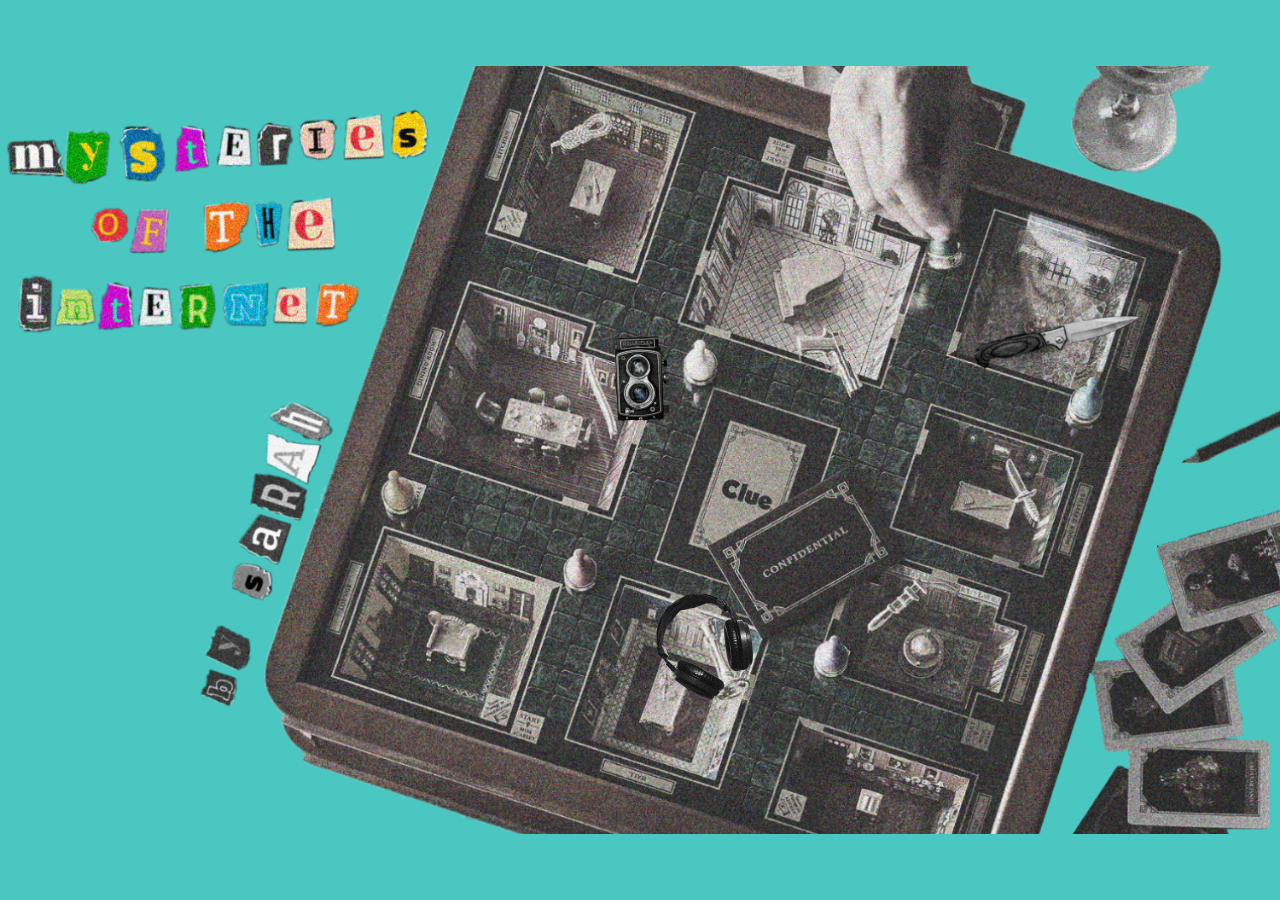
<file: index.html>
<!DOCTYPE html>
<html lang="en" dir="ltr">
  <head>
    <meta charset="utf-8">

    <title> Mysteries of the Internet </title>
  </head>
  <body>
    <link rel="stylesheet" href="style.css">
    <div class="itemcontainer">
      <div>
        <a href="murdercasepage.html">
       <img src="knife.png" id="knife" class="visibleImage">
       <img src="knifehover.png" id="hiddenknife" class="hiddenImage">
     </a>
    </div>
    <div>
      <a href="documentariespage.html">
      <img src="camera.png" id="camera" class="visibleImage">
      <img src="camerahover.png" id="hiddencamera" class="hiddenImage">
    </a>
    </div>


    <div>
      <a href="podcastpage.html">
      <img src="headphones.png" id="headphones" class="visibleImage">
      <img src="headphoneshover.png" id="hiddenheadphones" class="hiddenImage">
    </a>
    </div>
  </div>

  </body>
</html>
</file>
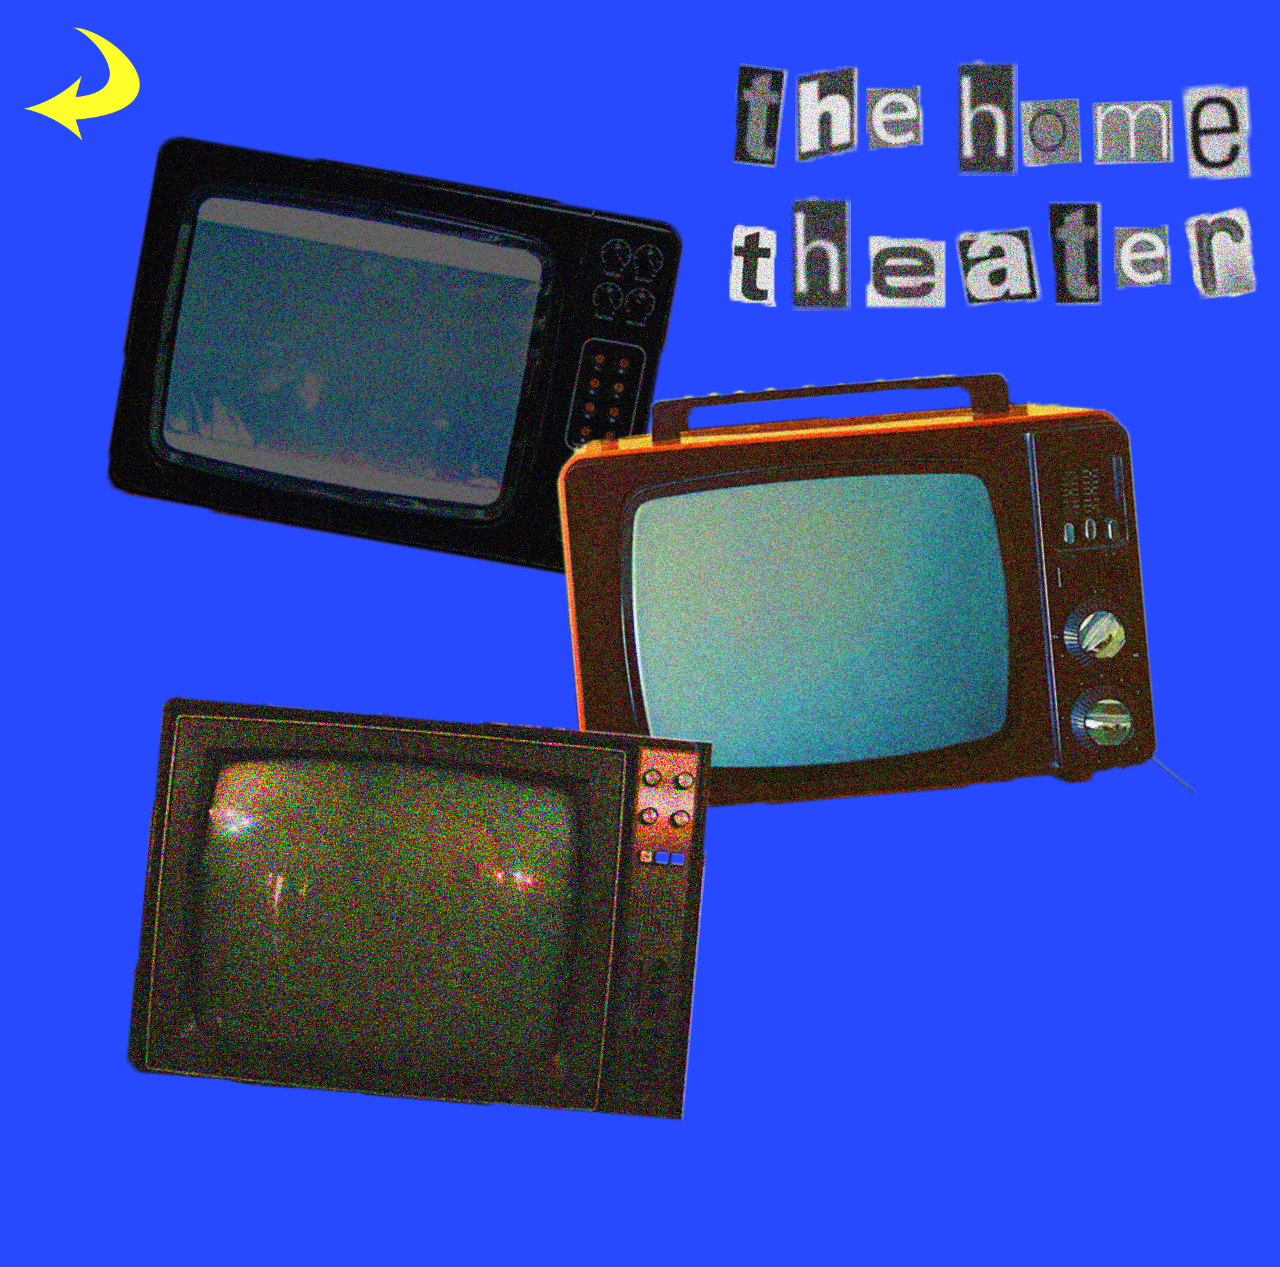
<file: documentariespage.html>
<!DOCTYPE html>
<html lang="en" dir="ltr">

<head>
  <meta charset="utf-8">
  <title></title>
</head>

<body>
  <link rel="stylesheet" href="style4.css">

  <a href="index.html">
    <img src="arrow.png" id="arrow">
  </a>

  <img src="hometheatretitle.png" id="title">

  <div id="tvBlueContainer" class="tvContainer">
    <img src="tvblue.png">
    <p id="isbelltext" class="subtitleText"> [Her hair was like mine, she had on the same clothes. That’s why it felt like reliving it all over again.] -Isbell Lindsey, sister of Dahmer’s victim </p>
  </div>

  <div id="tvDarkBlueContainer" class="tvContainer">
    <img src="tvdarkblue.png">
    <p id="isbelltext2" class="subtitleText"> [The victims have children and grandchildren. If the show benefited them in some way, it wouldn’t feel so harsh and careless.]</p>
  </div>

  <div id="tvOrangeContainer" class="tvContainer">
    <img src="tvorange.png">
    <p id="jordantext" class="subtitleText"> [It started streaming on all Delta flights. Everyone told me to stop protesting.] -Jordan Preston, sister of Brooke Preston</p>
  </div>

</body>

</html>
</file>
<file: style.css>
html{
  background: url("realhomescreen.png") no-repeat center fixed;
  background-size: contain;
  background-color: #4bc7c1;
  background-position: right;
}


.itemcontainer{
  object-fit: contain;
  object-position: center;
}

#knife{
  width: 15%;
  height: auto;
  position: absolute;
  left: 75vw;
  top: 28vh;
}

#hiddenknife{
  width: 15%;
  height: auto;
  position: absolute;
  left: 75vw;
  top: 28vh;
}

#camera{
  width: 10%;
  height: auto;
  position: absolute;
  left: 45vw;
  top: 35vh;
}

#hiddencamera{
  width: 10%;
  height: auto;
  position: absolute;
  left: 45vw;
  top: 35vh;
}

#headphones{
  width: 10%;
  height: auto;
  position: absolute;
  left: 50vw;
  top: 65vh;
}

#hiddenheadphones{
  width: 10%;
  height: auto;
  position: absolute;
  left: 50vw;
  top: 65vh;
}

.hiddenImage{
  display: none;
}

.visibleImage:hover + .hiddenImage{
  display: block;
}
</file>
<file: style4.css>
html {
  background-color: #274AFF;
}

@import url('https://fonts.googleapis.com/css2?family=Work+Sans:ital,wght@1,500&display=swap');

#title {
  position: absolute;
  width: 50%;
  left: 53vw;
  top: 50px;
}

@media only screen and (min-width: 500px) {
  .subtitleText {
    display: none;
    font-family: 'Work Sans', sans-serif;
    font-size: 10pt;
    font-style: italic;
    font-weight: bold;
    color: #ffef0d;
  }

  .tvContainer:hover>.subtitleText {
    display: flex;
  }
}

@media only screen and (min-width: 1000px) {
  .subtitleText {
    display: none;
    font-family: 'Work Sans', sans-serif;
    font-size: 15pt;
    font-style: italic;
    font-weight: bold;
    color: #ffef0d;
  }

  .tvContainer:hover>.subtitleText {
    display: flex;
  }
}

#arrow {
  width: 10%;
  z-index: 1;
  position: absolute;
  top: 20px;
  left: 20px;
}

.tvContainer {
  position: relative;
  display: inline-flex;
}

.tvContainer img {
  width: 100%;
}

.subtitleText {
  position: absolute;
  align-items: center;
}

#tvBlueContainer {
  width: 45%;
  z-index: 2;
  top: 150px;
  left: 100px;
  transform: rotate(10deg);
}


#isbelltext {
  height: 44%;
  top: 24%;
  left: 14%;
  width: 60%;
  z-index: 5;
}

#tvDarkBlueContainer {
  width: 50%;
  z-index: 3;
  position: absolute;
  top: 300px;
  right: 100px;
  transform: rotate(-5deg);
}


#isbelltext2 {
  height: 31%;
  position: absolute;
  top: 29%;
  left: 18%;
  width: 51%;
  z-index: 6;
}


#tvOrangeContainer {
  width: 50%;
  z-index: 4;
  position: absolute;
  top: 600px;
  left: 100px;
  transform: rotate(5deg);
}


#jordantext {
  position: absolute;
  top: 29%;
  left: 20%;
  height: 34%;
  width: 50%;
  z-index: 7;
}
</file>
